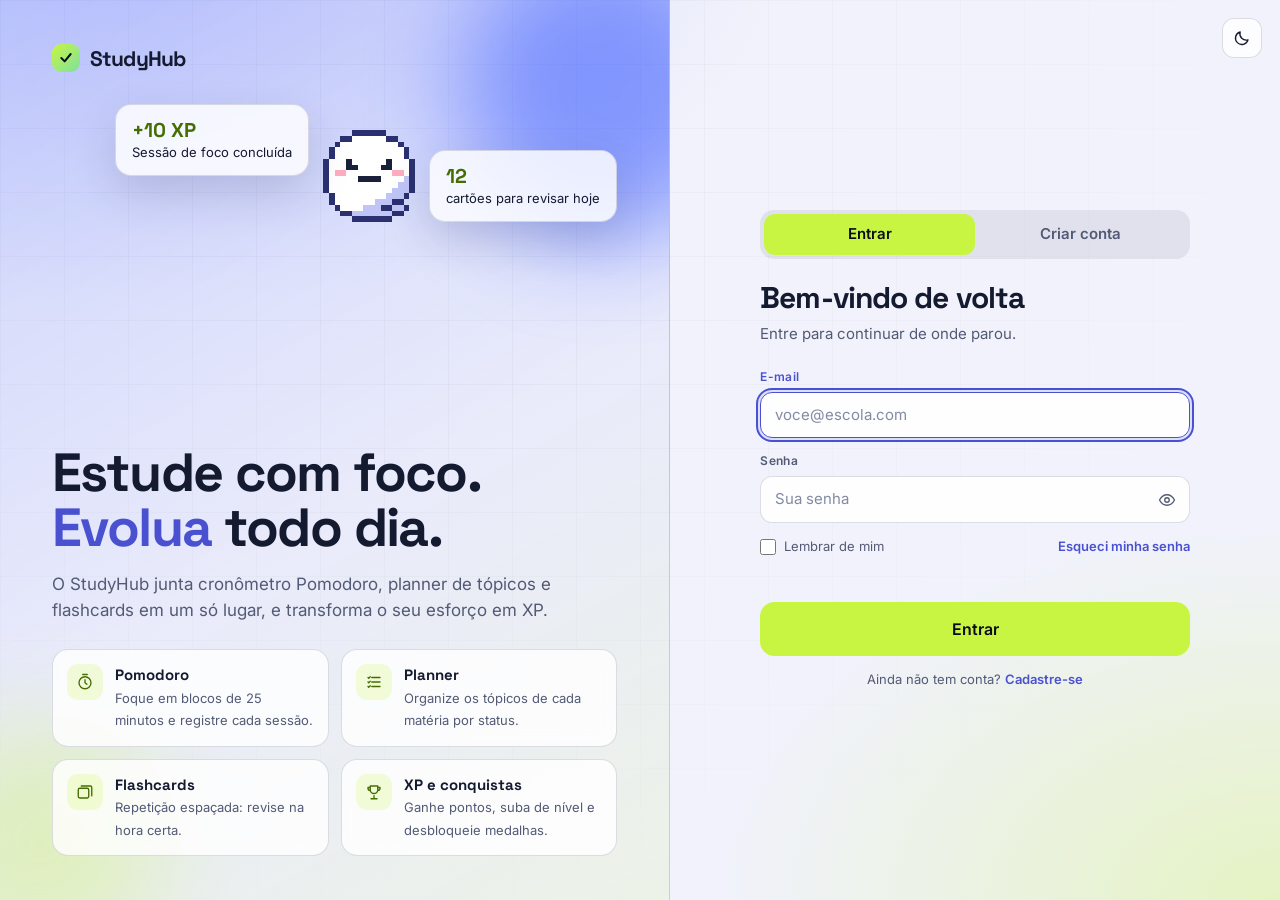
<file: index.html>
<!DOCTYPE html>
<html lang="pt-BR" data-theme="escuro">
<head>
  <meta charset="UTF-8">
  <meta name="viewport" content="width=device-width, initial-scale=1">
  <title>StudyHub</title>
  <meta name="description" content="StudyHub: Pomodoro, planner de tópicos, flashcards com repetição espaçada e conquistas em um só lugar.">
  <link rel="icon" type="image/svg+xml" href="assets/favicon.svg">
  <script>
    // aplica o tema antes de desenhar a página (evita o "piscar" de cor)
    (function () {
      try {
        var t = localStorage.getItem("studyhub.tema");
        if (t !== "claro" && t !== "escuro") t = matchMedia("(prefers-color-scheme: light)").matches ? "claro" : "escuro";
        document.documentElement.dataset.theme = t;
      } catch (e) { /* armazenamento bloqueado: fica o tema escuro */ }
    })();
  </script>
  <!-- As fontes são opcionais: sem internet o navegador usa a fonte do sistema -->
  <link rel="preconnect" href="https://fonts.googleapis.com">
  <link rel="preconnect" href="https://fonts.gstatic.com" crossorigin>
  <link rel="stylesheet" media="print" onload="this.media='all'"
        href="https://fonts.googleapis.com/css2?family=Space+Grotesk:wght@500;600;700&family=Inter:wght@400;500;600&display=swap">
  <link rel="stylesheet" href="css/style.css">
</head>
<body>
  <div id="app"><noscript><p style="padding:40px;font-family:sans-serif">O StudyHub precisa de JavaScript ativado para funcionar.</p></noscript></div>
  <div class="toasts" id="toasts" aria-live="polite"></div>
  <script src="config.js"></script>
  <script type="module" src="js/main.js"></script>
</body>
</html>
</file>
<file: css/style.css>
/* ==========================================================================
   StudyHub - "vidro" com destaque em lima, nos temas escuro e claro
   ========================================================================== */
:root, [data-theme="escuro"] {
  --bg: #070a14; --glow1: rgba(40,70,210,.28); --glow2: rgba(120,60,200,.22);
  --tint: 255,255,255; --text: #e9ebf7; --muted: #9399b3; --faint: #666c86;
  --card: rgba(255,255,255,.045); --card2: rgba(255,255,255,.08); --line: rgba(255,255,255,.1);
  --pop: #10152a; --side: rgba(8,12,24,.66); --field: rgba(255,255,255,.06);
  --lime: #c8f542; --lime-text: #c8f542; --lilac: #8f98ff; --blue: #3a5bff; --danger: #ff6b81; --danger-text: #ffb3c0; --ok: #34d399;
  --ink: #0b0e1a; --shadow: 0 18px 50px rgba(0,0,0,.5); --ghost: #f4f5ff; --ghost-shade: #aab1f2; --ghost-line: #1b2050; --scrim: rgba(4,6,14,.74);
  --font: "Inter", system-ui, -apple-system, "Segoe UI", Roboto, sans-serif;
  --display: "Space Grotesk", "Inter", system-ui, -apple-system, "Segoe UI", sans-serif;
  color-scheme: dark;
}
[data-theme="claro"] {
  --bg: #f1f2fb; --glow1: rgba(143,152,255,.34); --glow2: rgba(200,245,66,.3);
  --tint: 20,26,60; --text: #141a30; --muted: #535a75; --faint: #838aa3;
  --card: rgba(255,255,255,.82); --card2: rgba(20,26,60,.06); --line: rgba(20,26,60,.14);
  --pop: #ffffff; --side: rgba(255,255,255,.78); --field: rgba(255,255,255,.9);
  --lime-text: #456d00; --lilac: #4a51d1; --danger: #d92b4b; --danger-text: #b01f3b;
  --shadow: 0 18px 44px rgba(30,40,90,.16); --ghost: #ffffff; --ghost-shade: #bfc5f6; --ghost-line: #2b3170; --scrim: rgba(20,26,60,.5);
  color-scheme: light;
}
* { box-sizing: border-box; margin: 0; padding: 0 }
html { -webkit-text-size-adjust: 100% }
body { font-family: var(--font); color: var(--text); font-size: 15px; line-height: 1.5; min-height: 100vh; overflow-x: hidden;
  background: radial-gradient(1100px 620px at 8% -8%, var(--glow1), transparent 62%), radial-gradient(900px 600px at 100% 100%, var(--glow2), transparent 62%), var(--bg);
  background-attachment: fixed }
body::before { content: ""; position: fixed; inset: 0; pointer-events: none; z-index: 0;
  background-image: linear-gradient(rgba(var(--tint),.03) 1px, transparent 1px), linear-gradient(90deg, rgba(var(--tint),.03) 1px, transparent 1px);
  background-size: 64px 64px; -webkit-mask-image: radial-gradient(ellipse at 30% 20%, #000 20%, transparent 75%); mask-image: radial-gradient(ellipse at 30% 20%, #000 20%, transparent 75%) }
.tema-anim, .tema-anim * { transition: background-color .35s ease, color .35s ease, border-color .35s ease, box-shadow .35s ease !important }
#app { position: relative; z-index: 1 }
a { color: inherit } button { font: inherit; color: inherit } img { max-width: 100% }
h1, h2, h3, h4 { font-family: var(--display); letter-spacing: -.03em; font-weight: 700; line-height: 1.15 }
:focus-visible { outline: 2px solid var(--lilac); outline-offset: 2px }
.hl { color: var(--lilac) } .lime { color: var(--lime-text) }
.muted { color: var(--muted) } .faint { color: var(--faint) } .small { font-size: 13px } .tiny { font-size: 12px } .bold { font-weight: 700 } .center { text-align: center }
.sr { position: absolute; width: 1px; height: 1px; overflow: hidden; clip: rect(0 0 0 0) }
[hidden] { display: none !important }

/* ---------- movimento ---------- */
@keyframes fadeUp { from { opacity: 0; transform: translateY(14px) } to { opacity: 1; transform: none } }
@keyframes fadeIn { from { opacity: 0 } to { opacity: 1 } }
@keyframes slideIn { from { opacity: 0; transform: translateX(26px) } to { opacity: 1; transform: none } }
@keyframes pop { from { opacity: 0; transform: scale(.92) translateY(-6px) } to { opacity: 1; transform: none } }
@keyframes flutuar { 0%, 100% { transform: translateY(0) } 50% { transform: translateY(-9px) } }
@keyframes brilho { to { background-position: -200% 0 } }
@keyframes girar { to { transform: rotate(360deg) } }
@keyframes pulso { 0%, 100% { box-shadow: 0 0 0 0 rgba(200,245,66,.45) } 60% { box-shadow: 0 0 0 16px rgba(200,245,66,0) } }
@keyframes pulinho { 0%, 100% { transform: translateY(0) } 35% { transform: translateY(-16px) scale(1.06, .94) } 70% { transform: translateY(2px) scale(.97, 1.04) } }
.in-up { animation: fadeUp .5s cubic-bezier(.2,.7,.2,1) both; animation-delay: calc(var(--i, 0) * 70ms) }
.page { animation: fadeUp .36s ease both }
.reveal { opacity: 0; transform: translateY(16px); transition: opacity .55s ease, transform .55s cubic-bezier(.2,.7,.2,1); transition-delay: calc(var(--i, 0) * 60ms) }
.reveal.in { opacity: 1; transform: none }
.estavel .in-up, .estavel .tcard, .estavel .tile { animation: none } .estavel .reveal, .estavel .bar > i, .estavel .chart .b { transition: none }

/* ---------- estrutura ---------- */
.shell { display: grid; grid-template-columns: 248px minmax(0, 1fr); min-height: 100vh }
.side { position: sticky; top: 0; height: 100vh; padding: 20px 14px 18px; display: flex; flex-direction: column; gap: 4px; z-index: 30;
  border-right: 1px solid var(--line); background: var(--side); -webkit-backdrop-filter: blur(16px); backdrop-filter: blur(16px) }
.logo { display: flex; align-items: center; gap: 10px; font: 700 21px var(--display); letter-spacing: -.04em; padding: 4px 10px 20px; text-decoration: none }
.logo i { width: 28px; height: 28px; border-radius: 9px; background: linear-gradient(135deg, var(--lime), #7ee0a0); display: grid; place-items: center; flex: 0 0 28px }
.logo i svg { width: 16px; height: 16px; stroke: var(--ink); stroke-width: 3 }
.nav { display: flex; flex-direction: column; gap: 3px }
.nav a { display: flex; align-items: center; gap: 12px; padding: 10px 12px; border-radius: 12px; color: var(--muted); text-decoration: none; font-weight: 500; transition: background .15s, color .15s, transform .15s }
.nav a .curto { display: none }
.nav a svg { width: 18px; height: 18px; flex: 0 0 18px; transition: transform .25s }
.nav a:hover { background: rgba(var(--tint),.06); color: var(--text) } .nav a:hover svg { transform: scale(1.15) rotate(-6deg) }
.nav a.on { background: rgba(200,245,66,.14); color: var(--text); box-shadow: inset 0 0 0 1px rgba(160,200,40,.4) } .nav a.on svg { color: var(--lime-text) }
.minitimer { margin: 12px 4px 0; padding: 10px 12px; border-radius: 12px; background: rgba(200,245,66,.12); border: 1px solid rgba(160,200,40,.4); display: flex; justify-content: space-between; align-items: center; text-decoration: none; font-size: 13px }
.minitimer b { font: 700 18px var(--display); font-variant-numeric: tabular-nums; color: var(--lime-text) }
.xpchip { margin-top: auto; padding: 12px; border-radius: 16px; border: 1px solid var(--line); background: var(--card); text-decoration: none; display: block; transition: border-color .2s, transform .2s }
.xpchip:hover { border-color: var(--lilac); transform: translateY(-2px) }
.content { min-width: 0; display: flex; flex-direction: column }
.topbar { position: sticky; top: 0; z-index: 25; display: flex; align-items: center; gap: 14px; padding: 14px 42px; border-bottom: 1px solid var(--line); background: var(--side); -webkit-backdrop-filter: blur(16px); backdrop-filter: blur(16px) }
.topbar .acts { margin-left: auto; display: flex; align-items: center; gap: 8px }
.main { padding: 30px 42px 110px; width: 100%; max-width: 1320px }
.head { display: flex; justify-content: space-between; align-items: flex-end; gap: 16px; margin-bottom: 24px; flex-wrap: wrap }
.head h1 { font-size: 34px } .head p { color: var(--muted); margin-top: 4px }
.grid { display: grid; gap: 16px }
.row { display: flex; align-items: center; gap: 12px } .between { justify-content: space-between } .grow { flex: 1; min-width: 0 }
.wrap { flex-wrap: wrap } .col { display: flex; flex-direction: column } .g6 { gap: 6px } .g10 { gap: 10px } .g16 { gap: 16px }
.mt8 { margin-top: 8px } .mt16 { margin-top: 16px } .mt24 { margin-top: 24px } .mb16 { margin-bottom: 16px }
.c2 { grid-template-columns: 1.7fr 1fr } .c3 { grid-template-columns: repeat(3, minmax(0, 1fr)) } .c4 { grid-template-columns: repeat(4, minmax(0, 1fr)) }

/* ---------- cartões ---------- */
.card { background: var(--card); border: 1px solid var(--line); border-radius: 20px; padding: 20px; -webkit-backdrop-filter: blur(10px); backdrop-filter: blur(10px); min-width: 0 }
.card.lift { transition: transform .25s cubic-bezier(.2,.7,.2,1), border-color .25s, box-shadow .25s }
.card.lift:hover { transform: translateY(-4px); border-color: rgba(143,152,255,.5); box-shadow: var(--shadow) }
.card.hi { background: linear-gradient(135deg, rgba(143,152,255,.22), rgba(58,91,255,.1)); border-color: rgba(143,152,255,.4) }
.card.limec { background: linear-gradient(135deg, rgba(200,245,66,.2), rgba(200,245,66,.05)); border-color: rgba(160,200,40,.45) }
.eyebrow { font-size: 11px; letter-spacing: .14em; text-transform: uppercase; color: var(--muted); font-weight: 600; margin-bottom: 12px }
.num { font: 700 40px/1 var(--display); letter-spacing: -.04em } .num small { font-size: 16px; font-weight: 500; color: var(--muted); letter-spacing: 0 }

/* ---------- botões e formulários ---------- */
.btn { position: relative; display: inline-flex; align-items: center; justify-content: center; gap: 8px; padding: 10px 18px; border-radius: 12px; cursor: pointer; border: 1px solid var(--line);
  background: var(--card2); font-weight: 600; font-size: 14px; text-decoration: none; white-space: nowrap; transition: background .15s, transform .15s, box-shadow .2s, border-color .15s }
.btn:hover { background: rgba(var(--tint),.14); transform: translateY(-1px) } .btn:active { transform: translateY(0) scale(.98) }
.btn.primary { background: var(--lime); color: var(--ink); border-color: var(--lime) }
.btn.primary:hover { background: #d6ff58; box-shadow: 0 8px 30px rgba(170,215,40,.35) }
.btn.danger { color: var(--danger-text); border-color: rgba(255,107,129,.5); background: rgba(255,107,129,.09) } .btn.danger:hover { background: rgba(255,107,129,.2) }
.btn.sm { padding: 6px 12px; font-size: 13px; border-radius: 10px } .btn.lg { padding: 14px 26px; font-size: 16px; border-radius: 14px } .btn.block { width: 100% }
.btn[disabled] { opacity: .5; cursor: not-allowed; transform: none; box-shadow: none }
.btn svg { width: 16px; height: 16px }
.btn.carregando { color: transparent !important; pointer-events: none }
.btn.carregando::after { content: ""; position: absolute; width: 18px; height: 18px; border-radius: 50%; border: 2.5px solid rgba(11,14,26,.25); border-top-color: var(--ink); animation: girar .7s linear infinite }
.btn:not(.primary).carregando::after { border-color: rgba(var(--tint),.25); border-top-color: var(--text) }
.iconbtn { width: 40px; height: 40px; flex: 0 0 40px; display: grid; place-items: center; border-radius: 12px; border: 1px solid var(--line); background: var(--card); cursor: pointer; transition: transform .2s, border-color .2s, background .2s }
.iconbtn:hover { border-color: var(--lilac); transform: translateY(-1px) } .iconbtn svg { width: 18px; height: 18px; transition: transform .45s cubic-bezier(.3,1.4,.5,1) } .iconbtn:hover svg { transform: rotate(18deg) scale(1.1) }
.field { display: flex; flex-direction: column; gap: 6px; position: relative }
.field label { font-size: 12px; font-weight: 600; color: var(--muted); letter-spacing: .03em; transition: color .2s }
.field:focus-within label { color: var(--lilac) }
input, select, textarea { font: inherit; color: var(--text); background: var(--field); border: 1px solid var(--line); border-radius: 12px; padding: 11px 14px; width: 100%; outline: none; transition: border-color .15s, box-shadow .2s, transform .15s }
select option { background: var(--pop); color: var(--text) }
textarea { resize: vertical; min-height: 84px }
input::placeholder, textarea::placeholder { color: var(--faint) }
input:focus, select:focus, textarea:focus { border-color: var(--lilac); box-shadow: 0 0 0 3px rgba(143,152,255,.22) }
input.invalido { border-color: var(--danger) } input.valido { border-color: var(--ok) }
.pw { position: relative } .pw input { padding-right: 46px }
.pw button { position: absolute; right: 6px; top: 50%; transform: translateY(-50%); width: 34px; height: 34px; border: 0; background: none; border-radius: 9px; cursor: pointer; color: var(--muted); display: grid; place-items: center }
.pw button:hover { color: var(--text); background: rgba(var(--tint),.08) } .pw button svg { width: 18px; height: 18px }
.forca { display: grid; grid-template-columns: repeat(4, 1fr); gap: 5px; margin-top: 2px }
.forca i { height: 5px; border-radius: 99px; background: rgba(var(--tint),.12); transition: background .3s }
.forca[data-n="1"] i:nth-child(-n+1) { background: var(--danger) } .forca[data-n="2"] i:nth-child(-n+2) { background: #f0a53a }
.forca[data-n="3"] i:nth-child(-n+3) { background: #b6d93a } .forca[data-n="4"] i { background: var(--ok) }
.err-text { color: var(--danger-text); font-size: 13px; min-height: 18px } .ok-text { color: var(--ok); font-size: 13px }
.check { display: inline-flex; align-items: center; gap: 8px; font-size: 13px; color: var(--muted); cursor: pointer } .check input { width: 16px; height: 16px; accent-color: #9fc92a }
.alert { padding: 12px 16px; border-radius: 14px; border: 1px solid rgba(255,107,129,.5); background: rgba(255,107,129,.1); color: var(--danger-text); display: flex; gap: 10px; align-items: center; justify-content: space-between; animation: fadeUp .3s both }
.alert.info { border-color: rgba(143,152,255,.5); background: rgba(143,152,255,.12); color: var(--text) }
.chips { display: flex; gap: 8px; flex-wrap: wrap }
.chip { padding: 6px 15px; border-radius: 99px; border: 1px solid var(--line); background: transparent; color: var(--muted); cursor: pointer; font-size: 13px; font-weight: 500; transition: .15s }
.chip:hover { color: var(--text); border-color: rgba(var(--tint),.35) } .chip.on { background: var(--text); color: var(--bg); border-color: var(--text) }
.tag { display: inline-flex; align-items: center; gap: 7px; padding: 3px 11px; border-radius: 99px; background: rgba(var(--tint),.08); font-size: 12px; font-weight: 500; white-space: nowrap; max-width: 100%; overflow: hidden; text-overflow: ellipsis }
.dot { width: 8px; height: 8px; border-radius: 50%; background: var(--lilac); display: inline-block; flex: 0 0 8px }
.pill { background: var(--lime); color: var(--ink); font-weight: 700; font-size: 11px; padding: 2px 10px; border-radius: 99px; white-space: nowrap } .pill.dim { background: rgba(var(--tint),.1); color: var(--muted) }
.avatar { width: 40px; height: 40px; flex: 0 0 40px; border-radius: 50%; display: grid; place-items: center; font: 700 15px var(--display); color: #fff; background: linear-gradient(135deg, #8f98ff, #3a5bff); overflow: hidden; -webkit-user-select: none; user-select: none }
.avatar img { width: 100%; height: 100%; object-fit: cover; display: block; animation: fadeIn .4s both }
.avatar.sm { width: 32px; height: 32px; flex-basis: 32px; font-size: 12px } .avatar.lg { width: 104px; height: 104px; flex-basis: 104px; font-size: 38px }
.bar { height: 8px; border-radius: 99px; background: rgba(var(--tint),.12); overflow: hidden }
.bar > i { display: block; height: 100%; width: 0; border-radius: 99px; background: linear-gradient(90deg, var(--lilac), var(--lime)); transition: width .9s cubic-bezier(.2,.7,.2,1) }
.bar.thin { height: 6px }

/* ---------- topo: busca, menu do usuário ---------- */
.search { position: relative; flex: 1; max-width: 520px }
.search-campo { position: relative }
.search-campo > svg { position: absolute; left: 14px; top: 50%; transform: translateY(-50%); width: 17px; height: 17px; color: var(--muted); pointer-events: none }
.search input { padding-left: 42px; padding-right: 40px; border-radius: 99px; height: 42px }
.search .limpar { position: absolute; right: 8px; top: 50%; transform: translateY(-50%); width: 28px; height: 28px; border: 0; border-radius: 50%; background: rgba(var(--tint),.1); cursor: pointer; display: grid; place-items: center; color: var(--muted) }
.search .limpar svg { width: 13px; height: 13px }
.search-pop { position: absolute; top: calc(100% + 8px); left: 0; right: 0; background: var(--pop); border: 1px solid var(--line); border-radius: 18px; box-shadow: var(--shadow); padding: 8px; max-height: min(70vh, 520px); overflow: auto; animation: pop .2s both; z-index: 60 }
.search-pop h5 { font: 600 11px var(--font); letter-spacing: .14em; text-transform: uppercase; color: var(--muted); padding: 10px 10px 4px }
.sres { display: flex; align-items: center; gap: 10px; width: 100%; text-align: left; padding: 9px 10px; border: 0; background: none; border-radius: 11px; cursor: pointer; text-decoration: none }
.sres:hover, .sres.sel { background: rgba(var(--tint),.08) } .sres b { font-weight: 600 } .sres .grow { overflow: hidden; text-overflow: ellipsis; white-space: nowrap }
.sres svg { width: 16px; height: 16px; color: var(--muted); flex: 0 0 16px } mark { background: rgba(200,245,66,.4); color: inherit; border-radius: 3px; padding: 0 1px }
.usermenu { position: relative }
.userbtn { display: flex; align-items: center; gap: 10px; padding: 4px 12px 4px 4px; border-radius: 99px; border: 1px solid var(--line); background: var(--card); cursor: pointer; transition: border-color .2s; max-width: 220px }
.userbtn:hover { border-color: var(--lilac) } .userbtn span { overflow: hidden; text-overflow: ellipsis; white-space: nowrap; font-weight: 600; font-size: 14px }
.menu-pop { position: absolute; right: 0; top: calc(100% + 8px); z-index: 60; background: var(--pop); border: 1px solid var(--line); border-radius: 16px; padding: 8px; min-width: 220px; box-shadow: var(--shadow); animation: pop .2s both; transform-origin: top right }
.menu-pop .who { padding: 8px 10px 10px; border-bottom: 1px solid var(--line); margin-bottom: 6px }
.menu-pop button, .menu-pop a { display: flex; align-items: center; gap: 10px; width: 100%; text-align: left; background: none; border: 0; padding: 9px 10px; border-radius: 10px; cursor: pointer; font-size: 14px; text-decoration: none }
.menu-pop button:hover, .menu-pop a:hover { background: rgba(var(--tint),.08) } .menu-pop svg { width: 16px; height: 16px; color: var(--muted) } .menu-pop .del { color: var(--danger-text) }
details.menu { position: relative }
details.menu summary { list-style: none; cursor: pointer; width: 28px; height: 28px; display: grid; place-items: center; border-radius: 8px; color: var(--muted); font-weight: 800 }
details.menu summary::-webkit-details-marker { display: none } details.menu summary:hover { background: rgba(var(--tint),.1); color: var(--text) }
details.menu .menu-pop { top: 30px; min-width: 130px }

/* ---------- listas, tabelas, gráficos ---------- */
.tblwrap { overflow-x: auto }
.tbl { width: 100%; border-collapse: collapse }
.tbl th { font-size: 11px; letter-spacing: .12em; text-transform: uppercase; color: var(--muted); text-align: left; padding: 10px 12px; border-bottom: 1px solid var(--line); font-weight: 600; white-space: nowrap }
.tbl td { padding: 13px 12px; border-bottom: 1px solid rgba(var(--tint),.07); vertical-align: middle }
.tbl tr.hoje td { background: rgba(200,245,66,.08) } .tbl td.r, .tbl th.r { text-align: right }
.chart { display: flex; align-items: flex-end; gap: 12px; height: 190px }
.chart .c { flex: 1; height: 100%; display: flex; flex-direction: column; justify-content: flex-end; align-items: center; gap: 8px; min-width: 0 }
.chart .b { width: 100%; border-radius: 9px 9px 4px 4px; background: rgba(143,152,255,.4); min-height: 4px; height: 0; transition: height .9s cubic-bezier(.2,.7,.2,1) } .chart .b.hoje { background: linear-gradient(180deg, var(--lime), #8fd01c) }
.chart small { font-size: 12px; color: var(--muted); text-transform: capitalize } .chart small.hoje { color: var(--text); font-weight: 700 }
.hbar { display: grid; grid-template-columns: minmax(70px, 110px) 1fr 46px; gap: 12px; align-items: center; margin-bottom: 12px }
.hbar > span:first-child { overflow: hidden; text-overflow: ellipsis; white-space: nowrap }
.stars { display: flex; gap: 8px; flex-wrap: wrap }
.star { width: 34px; height: 34px; flex: 0 0 34px; border-radius: 50%; display: grid; place-items: center; font-size: 15px; border: 1px dashed rgba(var(--tint),.3); color: var(--faint) } .star.on { background: var(--lime); color: var(--ink); border: 0 }
.xprow { display: flex; justify-content: space-between; align-items: center; gap: 12px; padding: 9px 0; border-bottom: 1px solid rgba(var(--tint),.07) } .xprow:last-child { border: 0 }
.xpv { font: 700 15px var(--display); color: var(--lime-text); min-width: 44px }

/* ---------- kanban ---------- */
.kanban { display: grid; grid-template-columns: repeat(3, minmax(0, 1fr)); gap: 16px; align-items: start }
.kcol { background: rgba(var(--tint),.03); border: 1px solid var(--line); border-radius: 20px; padding: 14px; display: flex; flex-direction: column; gap: 10px; min-height: 240px }
.kcol h3 { font-size: 15px; display: flex; justify-content: space-between; align-items: center; padding: 2px 4px 6px }
.tcard { background: var(--card); border: 1px solid var(--line); border-radius: 16px; padding: 14px; display: flex; flex-direction: column; gap: 10px; animation: fadeUp .3s both; transition: transform .2s, border-color .2s }
.tcard:hover { transform: translateY(-2px); border-color: rgba(143,152,255,.5) } .tcard h4 { font-size: 15px; letter-spacing: -.01em; overflow-wrap: anywhere }
.addcard { border: 1px dashed rgba(var(--tint),.28); border-radius: 16px; padding: 12px; background: transparent; color: var(--muted); cursor: pointer; font-weight: 600; transition: .2s }
.addcard:hover { color: var(--lime-text); border-color: rgba(160,200,40,.7) }

/* ---------- baralhos e flashcards ---------- */
.decks { display: grid; grid-template-columns: repeat(auto-fill, minmax(260px, 1fr)); gap: 16px }
.deck { display: flex; flex-direction: column; gap: 12px }
.cover { height: 96px; border-radius: 14px; position: relative; overflow: hidden }
.cover::after { content: ""; position: absolute; inset: 0; background-image: linear-gradient(rgba(255,255,255,.16) 1px, transparent 1px), linear-gradient(90deg, rgba(255,255,255,.16) 1px, transparent 1px); background-size: 22px 22px }
.deck.novo { border-style: dashed; align-items: center; justify-content: center; min-height: 230px; cursor: pointer; background: transparent; color: var(--muted); font-weight: 600; font-size: 15px }
.deck.novo:hover { color: var(--lime-text); border-color: rgba(160,200,40,.7) }
.fcwrap { perspective: 1400px; max-width: 760px; margin: 0 auto }
.fc { position: relative; height: 320px; transform-style: preserve-3d; transition: transform .55s cubic-bezier(.3,.8,.3,1) } .fc.virado { transform: rotateY(180deg) }
.face { position: absolute; inset: 0; backface-visibility: hidden; -webkit-backface-visibility: hidden; border-radius: 26px; padding: 30px; display: flex; flex-direction: column; align-items: center; justify-content: center; text-align: center;
  border: 1px solid var(--line); background: var(--card); overflow: auto }
.face.verso { transform: rotateY(180deg); background: linear-gradient(150deg, rgba(200,245,66,.2), rgba(143,152,255,.14)); border-color: rgba(160,200,40,.5) }
.face .lbl { font-size: 11px; letter-spacing: .18em; text-transform: uppercase; color: var(--muted); font-weight: 700; margin-bottom: 16px }
.face .txt { font: 700 28px/1.25 var(--display); letter-spacing: -.03em; overflow-wrap: anywhere }
.kbd { display: inline-block; padding: 1px 8px; border-radius: 6px; border: 1px solid var(--line); font-size: 12px; background: rgba(var(--tint),.06) }
.answers { display: grid; grid-template-columns: 1fr 1fr; gap: 14px; max-width: 760px; margin: 22px auto 0 }
.answers .btn { flex-direction: column; gap: 2px; padding: 16px; white-space: normal } .answers small { font-weight: 500; opacity: .75; font-size: 12px }

/* ---------- pomodoro ---------- */
.ringwrap { position: relative; width: min(270px, 70vw); aspect-ratio: 1; margin: 8px auto }
.ringwrap svg { width: 100%; height: 100%; transform: rotate(-90deg) }
.ringwrap circle { fill: none; stroke-width: 11; stroke-linecap: round } .ringwrap .bg { stroke: rgba(var(--tint),.1) } .ringwrap .fg { stroke: var(--lime); transition: stroke-dashoffset .3s linear }
[data-theme="claro"] .ringwrap .fg { stroke: #9fc92a }
.ringtxt { position: absolute; inset: 0; display: grid; place-content: center; text-align: center }
.time { font: 700 clamp(42px, 13vw, 62px)/1 var(--display); letter-spacing: -.05em; font-variant-numeric: tabular-nums }
/* o botão principal fica exatamente no centro: colunas iguais dos dois lados */
.pctrl { display: grid; grid-template-columns: 1fr auto 1fr; align-items: center; justify-items: center; gap: 18px; min-height: 112px; margin-top: 6px }
.pctrl > :first-child { justify-self: end } .pctrl > :last-child { justify-self: start }
.playbtn { width: 88px; height: 88px; border-radius: 50%; border: 0; cursor: pointer; display: grid; place-items: center; background: var(--lime); color: var(--ink); box-shadow: 0 10px 34px rgba(170,215,40,.35); transition: transform .2s cubic-bezier(.3,1.4,.5,1), box-shadow .2s, background .2s }
.playbtn svg { width: 34px; height: 34px; fill: currentColor; stroke: none; transition: transform .2s }
.playbtn:hover { transform: scale(1.07); background: #d6ff58; box-shadow: 0 14px 44px rgba(170,215,40,.5) } .playbtn:active { transform: scale(.95) }
.playbtn.rodando { background: var(--card2); color: var(--text); box-shadow: inset 0 0 0 2px var(--lime); animation: pulso 2s infinite }
.playbtn.pausado { box-shadow: 0 0 0 4px rgba(200,245,66,.3), 0 10px 34px rgba(170,215,40,.35) }

/* ---------- conquistas ---------- */
.tiles { display: grid; grid-template-columns: repeat(auto-fill, minmax(190px, 1fr)); gap: 12px }
.tile { padding: 16px; border-radius: 18px; border: 1px solid rgba(160,200,40,.45); background: linear-gradient(150deg, rgba(200,245,66,.18), rgba(var(--tint),.02)); display: flex; flex-direction: column; gap: 10px; transition: transform .25s }
.tile:hover { transform: translateY(-3px) rotate(-.6deg) } .tile.locked { border: 1px dashed rgba(var(--tint),.25); background: transparent; opacity: .7 } .tile .star { width: 40px; height: 40px; flex-basis: 40px; font-size: 18px }
.levelcircle { width: 92px; height: 92px; border-radius: 50%; display: grid; place-items: center; font: 700 44px var(--display); background: var(--lime); color: var(--ink); flex: 0 0 92px; box-shadow: 0 0 50px rgba(200,245,66,.4) }

/* ---------- avisos, modais, vazio, carregando ---------- */
.toasts { position: fixed; top: 76px; right: 18px; display: flex; flex-direction: column; gap: 10px; z-index: 300; width: min(360px, calc(100vw - 36px)) }
.toast { padding: 14px 16px; border-radius: 16px; background: var(--pop); border: 1px solid var(--line); box-shadow: var(--shadow); animation: slideIn .35s cubic-bezier(.2,.9,.3,1.2) both; cursor: pointer; display: flex; gap: 12px; align-items: flex-start }
.toast b { display: block; font-family: var(--display); font-size: 16px } .toast span { color: var(--muted); font-size: 13px }
.toast.xp { border-color: rgba(160,200,40,.7) } .toast.xp b { color: var(--lime-text) } .toast.ok { border-color: rgba(52,211,153,.6) }
.toast.conquista { border-color: rgba(143,152,255,.7) } .toast.erro { border-color: rgba(255,107,129,.7) } .toast.erro b { color: var(--danger-text) }
.toast .star { border: 0; background: var(--lilac); color: #fff }
.overlay { position: fixed; inset: 0; background: var(--scrim); -webkit-backdrop-filter: blur(7px); backdrop-filter: blur(7px); display: grid; place-items: center; z-index: 200; padding: 20px; animation: fadeIn .2s both }
.modal { width: min(480px, 100%); max-height: 92vh; overflow: auto; background: var(--pop); border: 1px solid var(--line); border-radius: 24px; padding: 28px; box-shadow: var(--shadow); animation: pop .3s cubic-bezier(.2,.9,.3,1.2) both }
.modal h2 { font-size: 22px; margin-bottom: 6px } .modal .acts { display: flex; justify-content: flex-end; gap: 10px; margin-top: 22px; flex-wrap: wrap }
.modal.nivel { text-align: center } .modal.nivel .levelcircle { margin: 6px auto 16px; width: 110px; height: 110px; font-size: 56px; animation: pulinho .8s .2s both }
.empty { text-align: center; padding: 40px 20px; border: 1px dashed rgba(var(--tint),.25); border-radius: 22px; color: var(--muted) } .empty h3 { color: var(--text); margin-bottom: 6px; font-size: 18px }
.skel { border-radius: 16px; background: linear-gradient(90deg, rgba(var(--tint),.05), rgba(var(--tint),.12), rgba(var(--tint),.05)); background-size: 200% 100%; animation: brilho 1.3s infinite }
.fullmsg { min-height: 100vh; display: grid; place-items: center; padding: 24px; text-align: center }

/* ---------- login e cadastro ---------- */
.auth { min-height: 100vh; display: grid; grid-template-columns: minmax(0, 1.1fr) minmax(0, 1fr) }
.auth-show { position: relative; overflow: hidden; padding: 44px 52px; display: flex; flex-direction: column; gap: 26px; border-right: 1px solid var(--line);
  background: linear-gradient(150deg, rgba(58,91,255,.2), rgba(143,152,255,.08) 55%, rgba(200,245,66,.1)) }
.auth-show .logo { padding: 0 }
.auth-show h1 { font-size: clamp(34px, 4.2vw, 58px); line-height: 1.02; max-width: 12em }
.auth-show .lead { color: var(--muted); font-size: 17px; max-width: 34em }
.feats { display: grid; grid-template-columns: repeat(2, minmax(0, 1fr)); gap: 12px; max-width: 640px }
.feat { display: flex; gap: 12px; align-items: flex-start; padding: 14px; border-radius: 16px; border: 1px solid var(--line); background: var(--card); -webkit-backdrop-filter: blur(8px); backdrop-filter: blur(8px); transition: transform .25s, border-color .25s }
.feat:hover { transform: translateY(-3px); border-color: rgba(143,152,255,.55) }
.feat i { width: 36px; height: 36px; flex: 0 0 36px; border-radius: 11px; display: grid; place-items: center; background: rgba(200,245,66,.2); color: var(--lime-text) } .feat i svg { width: 18px; height: 18px }
.feat b { display: block; font-family: var(--display) } .feat span { font-size: 13px; color: var(--muted) }
.orb { position: absolute; border-radius: 50%; filter: blur(50px); opacity: .55; pointer-events: none; animation: flutuar 9s ease-in-out infinite }
.orb.a { width: 300px; height: 300px; background: #3a5bff; right: -90px; top: -60px } .orb.b { width: 240px; height: 240px; background: #c8f542; left: -80px; bottom: -60px; animation-delay: -4s; opacity: .3 }
.floaty { position: relative; align-self: flex-end; display: flex; align-items: flex-end; gap: 14px; pointer-events: none; margin-top: 6px }
@media (max-height: 760px) { .floaty { display: none } }
.floatcard { padding: 12px 16px; border-radius: 16px; border: 1px solid var(--line); background: var(--card); -webkit-backdrop-filter: blur(10px); backdrop-filter: blur(10px); box-shadow: var(--shadow); animation: flutuar 6s ease-in-out infinite; font-size: 13px }
.floatcard b { font: 700 20px var(--display); display: block; color: var(--lime-text) } .floatcard.two { animation-delay: -3s; margin-bottom: 46px }
.auth-form { position: relative; display: grid; place-items: center; padding: 34px 24px }
.auth-form .temabtn { position: absolute; top: 18px; right: 18px }
.authbox { width: min(430px, 100%) } .authbox.troca { animation: slideIn .4s cubic-bezier(.2,.8,.2,1) both }
.authbox h2 { font-size: 30px } .authbox form { display: flex; flex-direction: column; gap: 14px; margin-top: 22px }
.tabs { display: grid; grid-template-columns: 1fr 1fr; padding: 4px; border-radius: 14px; background: rgba(var(--tint),.07); margin-bottom: 22px; position: relative }
.tabs a { text-align: center; padding: 9px; border-radius: 11px; text-decoration: none; font-weight: 600; color: var(--muted); position: relative; z-index: 1; transition: color .25s }
.tabs a.on { color: var(--ink) } .tabs::before { content: ""; position: absolute; top: 4px; bottom: 4px; left: 4px; width: calc(50% - 4px); border-radius: 11px; background: var(--lime); transition: transform .35s cubic-bezier(.3,1.2,.4,1) }
.tabs.dir::before { transform: translateX(100%) }
.linkbtn { background: none; border: 0; color: var(--lilac); cursor: pointer; font-weight: 600; text-decoration: none; padding: 0 } .linkbtn:hover { text-decoration: underline }

/* ---------- perfil ---------- */
.fotoedit { position: relative; width: 104px; height: 104px; flex: 0 0 104px }
.fotoedit .cam { position: absolute; right: -4px; bottom: -4px; width: 36px; height: 36px; border-radius: 50%; border: 3px solid var(--bg); background: var(--lime); color: var(--ink); cursor: pointer; display: grid; place-items: center; transition: transform .2s }
.fotoedit .cam:hover { transform: scale(1.12) rotate(-8deg) } .fotoedit .cam svg { width: 16px; height: 16px }
.fotoedit.previa .avatar { box-shadow: 0 0 0 3px var(--lime); animation: pop .35s both }

/* ---------- fantasminha ---------- */
.ghost { position: fixed; right: 22px; bottom: 20px; z-index: 90; width: 64px; transform: translateX(var(--gx, 0px)); transition: transform 2.6s ease-in-out; pointer-events: none }
.ghost-btn { display: block; width: 64px; background: none; border: 0; cursor: pointer; pointer-events: auto; padding: 0; animation: flutuar 3.4s ease-in-out infinite; filter: drop-shadow(0 8px 12px rgba(60,70,190,.4)) }
.ghost-btn svg { display: block; width: 100%; height: auto; image-rendering: pixelated; shape-rendering: crispEdges; transition: transform .35s } .ghost.esq .ghost-btn svg { transform: scaleX(-1) }
.ghost-btn:hover, .ghost-btn:focus-visible { animation-play-state: paused }
.ghost-btn.pulo { animation: pulinho .6s ease both } .ghost-btn:hover svg { transform: scale(1.08) } .ghost.esq .ghost-btn:hover svg { transform: scaleX(-1) scale(1.08) }
.ghost-sombra { width: 38px; height: 7px; margin: 2px auto 0; border-radius: 50%; background: rgba(0,0,0,.28); filter: blur(3px); animation: sombra 3.4s ease-in-out infinite }
@keyframes sombra { 0%, 100% { transform: scale(1); opacity: .55 } 50% { transform: scale(.78); opacity: .3 } }
.ghost-panel { position: fixed; right: 22px; bottom: 112px; z-index: 91; width: min(330px, calc(100vw - 32px)); background: var(--pop); border: 1px solid var(--line); border-radius: 20px; padding: 16px; box-shadow: var(--shadow); animation: pop .25s cubic-bezier(.2,.9,.3,1.2) both; transform-origin: bottom right }
.ghost-panel::after { content: ""; position: absolute; right: 26px; bottom: -8px; width: 14px; height: 14px; background: var(--pop); border-right: 1px solid var(--line); border-bottom: 1px solid var(--line); transform: rotate(45deg) }
.ghost-panel h4 { font-size: 16px; margin-bottom: 4px } .ghost-panel .opts { display: flex; flex-direction: column; gap: 6px; margin-top: 12px }
.ghost-panel .opts button { text-align: left; padding: 9px 12px; border-radius: 11px; border: 1px solid var(--line); background: var(--card); cursor: pointer; font-size: 14px; transition: .15s }
.ghost-panel .opts button:hover { border-color: var(--lilac); transform: translateX(3px) }
.ghost-mini { width: 46px; flex: 0 0 46px; animation: flutuar 3.4s ease-in-out infinite } .ghost-mini svg { display: block; width: 100%; shape-rendering: crispEdges }

@media (min-width: 901px) {
  .ghost { right: auto; left: 92px; bottom: 140px }
  .ghost-panel { right: auto; left: 18px; bottom: 236px; transform-origin: bottom left }
  .ghost-panel::after { right: auto; left: 100px }
}
@media (min-width: 901px) and (max-height: 700px) { .ghost { bottom: 124px; width: 52px } .ghost-btn { width: 52px } .ghost-panel { bottom: 200px } }

/* ---------- tutorial ---------- */
.tour-hole { position: fixed; z-index: 400; border-radius: 16px; box-shadow: 0 0 0 9999px var(--scrim), 0 0 0 3px var(--lime); pointer-events: none; transition: top .4s cubic-bezier(.2,.8,.2,1), left .4s cubic-bezier(.2,.8,.2,1), width .4s, height .4s, opacity .3s }
.tour-hole.sem-alvo { box-shadow: 0 0 0 9999px var(--scrim) }
.tour-block { position: fixed; inset: 0; z-index: 399 }
.tour-tip { position: fixed; z-index: 401; width: min(360px, calc(100vw - 24px)); background: var(--pop); border: 1px solid var(--line); border-radius: 20px; padding: 18px; box-shadow: var(--shadow); transition: top .4s cubic-bezier(.2,.8,.2,1), left .4s cubic-bezier(.2,.8,.2,1); animation: pop .3s both }
.tour-tip h3 { font-size: 18px } .tour-dots { display: flex; gap: 6px } .tour-dots i { width: 7px; height: 7px; border-radius: 50%; background: rgba(var(--tint),.2); transition: .3s } .tour-dots i.on { width: 20px; border-radius: 99px; background: var(--lime-text) }

/* ---------- telas menores ---------- */
@media (max-width: 1100px) { .c4 { grid-template-columns: repeat(2, minmax(0, 1fr)) } .topbar, .main { padding-left: 24px; padding-right: 24px } }
@media (max-width: 900px) {
  .shell { grid-template-columns: minmax(0, 1fr) }
  .side { position: fixed; top: auto; bottom: 0; left: 0; right: 0; height: auto; flex-direction: row; padding: 6px 8px calc(6px + env(safe-area-inset-bottom)); border-right: 0; border-top: 1px solid var(--line); gap: 0 }
  .side .logo, .side .xpchip, .side .minitimer { display: none }
  .nav { flex-direction: row; width: 100%; justify-content: space-around; gap: 0 }
  .nav a { flex-direction: column; gap: 3px; padding: 7px 4px; font-size: 10.5px; flex: 1; min-width: 0; text-align: center } .nav a span { overflow: hidden; text-overflow: ellipsis; white-space: nowrap; max-width: 100% } .nav a .nome { display: none } .nav a .curto { display: block }
  .topbar { padding: 10px 14px; gap: 8px } .userbtn span { display: none } .userbtn { padding: 4px }
  .main { padding: 20px 14px 130px } .head h1 { font-size: 27px }
  .c2, .c3, .kanban { grid-template-columns: minmax(0, 1fr) }
  .ghost { bottom: 76px; right: 12px; width: 52px } .ghost-btn { width: 52px } .ghost-panel { bottom: 152px; right: 12px }
  .toasts { top: 68px; right: 12px }
  .auth { grid-template-columns: minmax(0, 1fr) } .auth-show { padding: 26px 20px 30px; border-right: 0; border-bottom: 1px solid var(--line); gap: 16px } .floaty { display: none }
  .auth-show .lead { font-size: 15px } .feats { gap: 8px } .feat { padding: 10px } .feat span { display: none }
  .auth-form { padding: 64px 16px 60px } .auth-form .temabtn { top: 12px; right: 12px }
  .search { position: static } .search-pop { left: 10px; right: 10px; top: calc(100% + 6px) }
  .ghost { transition: transform 2.6s ease-in-out, opacity .25s } .ghost.rolando { opacity: .12 } .ghost.rolando .ghost-btn { pointer-events: none }
  .face .txt { font-size: 21px } .fc { height: 280px } .face { padding: 20px }
}
@media (max-width: 560px) { .c4 { grid-template-columns: minmax(0, 1fr) } .num { font-size: 34px } .chart { gap: 6px; height: 150px } .hide-xs { display: none !important } .pctrl { gap: 10px } .modal { padding: 20px } }
@media (prefers-reduced-motion: reduce) {
  *, *::before, *::after { animation-duration: .01ms !important; animation-iteration-count: 1 !important; transition-duration: .01ms !important; scroll-behavior: auto !important }
  .reveal { opacity: 1; transform: none }
}
</file>
